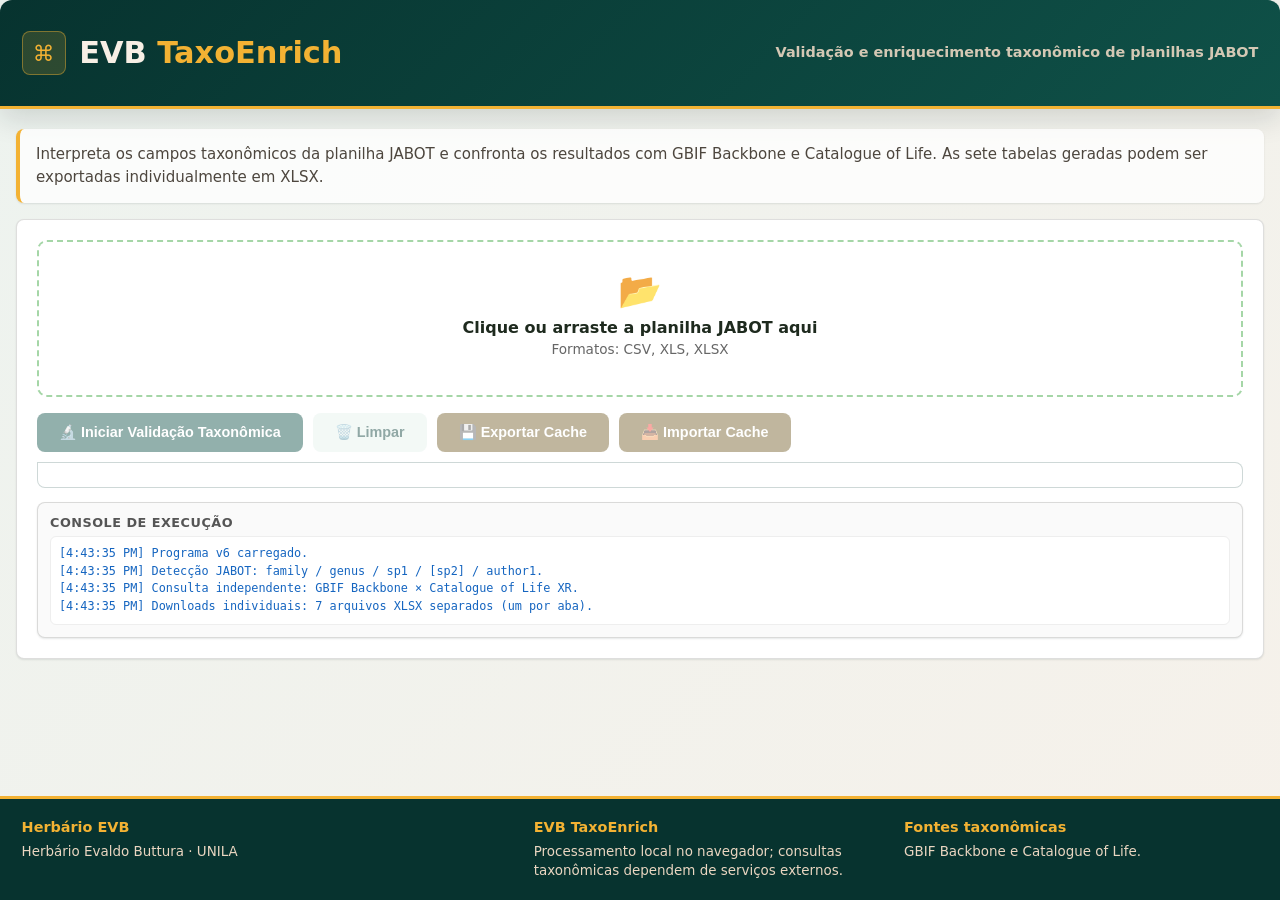
<file: tools/EVB_TaxoEnrich/Enriquecimento Taxonômico.html>
<!DOCTYPE html>
<html lang="pt-BR">
<head>
<meta charset="UTF-8">
<meta name="viewport" content="width=device-width, initial-scale=1.0">
<title>EVB TaxoEnrich</title>
<script src="https://cdn.sheetjs.com/xlsx-0.20.3/package/dist/xlsx.full.min.js"></script>
<link rel="stylesheet" href="../shared/tool-standard.css?v=20261016a">
<link rel="stylesheet" href="styles.css">
</head>
<body>
<header class="app-header">
  <div class="header-content">
    <div class="logo">
      <span class="tool-mark" aria-hidden="true">⌘</span>
      <h1>EVB <span>TaxoEnrich</span></h1>
    </div>
    <p class="subtitle">Validação e enriquecimento taxonômico de planilhas JABOT</p>
  </div>
</header>

<main class="container">
  <section class="tool-intro">
    <p>Interpreta os campos taxonômicos da planilha JABOT e confronta os resultados com GBIF Backbone e Catalogue of Life. As sete tabelas geradas podem ser exportadas individualmente em XLSX.</p>
  </section>

  <div class="card">
    <div class="upload-area" id="uploadArea">
      <input type="file" id="fileInput" accept=".csv,.xls,.xlsx,.xlsm">
      <span class="icon">📂</span>
      <strong>Clique ou arraste a planilha JABOT aqui</strong>
      <div class="hint">Formatos: CSV, XLS, XLSX</div>
      <div class="file-info" id="fileInfo"></div>
    </div>

    <div class="cols-info" id="colsInfo" style="display:none"></div>

    <div class="actions">
      <button class="btn-primary" id="btnEnrich" disabled>🔬 Iniciar Validação Taxonômica</button>
      <button class="btn-secondary" id="btnClear" disabled>🗑️ Limpar</button>
      <button class="btn-export" id="btnExportCache" disabled>💾 Exportar Cache</button>
      <button class="btn-export" id="btnImportCache" disabled>📥 Importar Cache</button>
      <input type="file" id="cacheInput" accept=".json" style="display:none">
    </div>

    <!-- Downloads individuais -->
    <div class="dl-group" id="dlAudit" style="display:none">
      <h4>📊 Auditoria (4 planilhas)</h4>
      <div class="dl-row">
        <button class="btn-download" data-dl="Enriquecido" disabled>⬇️ Enriquecido</button>
        <button class="btn-download" data-dl="Taxonomia"   disabled>⬇️ Taxonomia</button>
        <button class="btn-download" data-dl="Revisao"     disabled>⬇️ Revisão</button>
        <button class="btn-download" data-dl="Estatisticas" disabled>⬇️ Estatísticas</button>
      </div>
    </div>

    <div class="dl-group" id="dlPronto" style="display:none">
      <h4>✅ Prontos para uso (3 planilhas — apenas originais + kingdom/phylum/class/order)</h4>
      <div class="dl-row">
        <button class="btn-clean" data-dl="Pronto_GBIF"        disabled>⬇️ Pronto GBIF</button>
        <button class="btn-clean" data-dl="Pronto_COL"         disabled>⬇️ Pronto COL</button>
        <button class="btn-clean" data-dl="Pronto_Consolidado" disabled>⬇️ Pronto Consolidado</button>
      </div>
    </div>

    <div class="status-msg" id="statusMsg"></div>

    <div class="progress-wrap" id="progressWrap">
      <div class="progress-text" id="progressText">Processando…</div>
      <div class="progress-bar" id="progressBar"></div>
    </div>

    <div class="stats" id="stats" style="display:none">
      <div>Consultas únicas<strong id="stUnique">0</strong></div>
      <div>Processados<strong id="stDone">0</strong></div>
      <div>Concordantes<strong id="stConc">0</strong></div>
      <div>Divergentes<strong id="stDiv">0</strong></div>
      <div>Não encontrados<strong id="stNone">0</strong></div>
      <div>Erros<strong id="stErr">0</strong></div>
    </div>

    <div class="tabs" id="tabs" style="display:none">
      <div class="tab active" data-tab="tabEnriq">Enriquecido</div>
      <div class="tab" data-tab="tabTaxo">Taxonomia</div>
      <div class="tab" data-tab="tabRev">Revisão</div>
      <div class="tab" data-tab="tabStat">Estatísticas</div>
      <div class="tab" data-tab="tabProntoGBIF">Pronto GBIF</div>
      <div class="tab" data-tab="tabProntoCOL">Pronto COL</div>
      <div class="tab" data-tab="tabProntoCons">Pronto Consolidado</div>
    </div>

    <div class="tab-content active" id="tabEnriq">
      <div class="table-wrap" id="tableWrapEnriq" style="display:none">
        <table><thead id="headEnriq"></thead><tbody id="bodyEnriq"></tbody></table>
      </div>
    </div>
    <div class="tab-content" id="tabTaxo">
      <div class="table-wrap" id="tableWrapTaxo" style="display:none">
        <table><thead id="headTaxo"></thead><tbody id="bodyTaxo"></tbody></table>
      </div>
    </div>
    <div class="tab-content" id="tabRev">
      <div class="table-wrap" id="tableWrapRev" style="display:none">
        <table><thead id="headRev"></thead><tbody id="bodyRev"></tbody></table>
      </div>
    </div>
    <div class="tab-content" id="tabStat">
      <div class="table-wrap" id="tableWrapStat" style="display:none">
        <table><thead id="headStat"></thead><tbody id="bodyStat"></tbody></table>
      </div>
    </div>
    <div class="tab-content" id="tabProntoGBIF">
      <div class="table-wrap" id="tableWrapProntoGBIF" style="display:none">
        <table><thead id="headProntoGBIF"></thead><tbody id="bodyProntoGBIF"></tbody></table>
      </div>
    </div>
    <div class="tab-content" id="tabProntoCOL">
      <div class="table-wrap" id="tableWrapProntoCOL" style="display:none">
        <table><thead id="headProntoCOL"></thead><tbody id="bodyProntoCOL"></tbody></table>
      </div>
    </div>
    <div class="tab-content" id="tabProntoCons">
      <div class="table-wrap" id="tableWrapProntoCons" style="display:none">
        <table><thead id="headProntoCons"></thead><tbody id="bodyProntoCons"></tbody></table>
      </div>
    </div>

    <div class="panel" id="logPanel" style="display:none">
      <h3>Console de execução</h3>
      <div class="log" id="log"></div>
    </div>
  </div>
</main>

<footer class="app-footer">
  <div class="footer-content">
    <section class="footer-section"><h3>Herbário EVB</h3><p>Herbário Evaldo Buttura · UNILA</p></section>
    <section class="footer-section"><h3>EVB TaxoEnrich</h3><p>Processamento local no navegador; consultas taxonômicas dependem de serviços externos.</p></section>
    <section class="footer-section"><h3>Fontes taxonômicas</h3><p>GBIF Backbone e Catalogue of Life.</p></section>
  </div>
</footer>

<script src="script.js" defer></script>
</body>
</html>
</file>
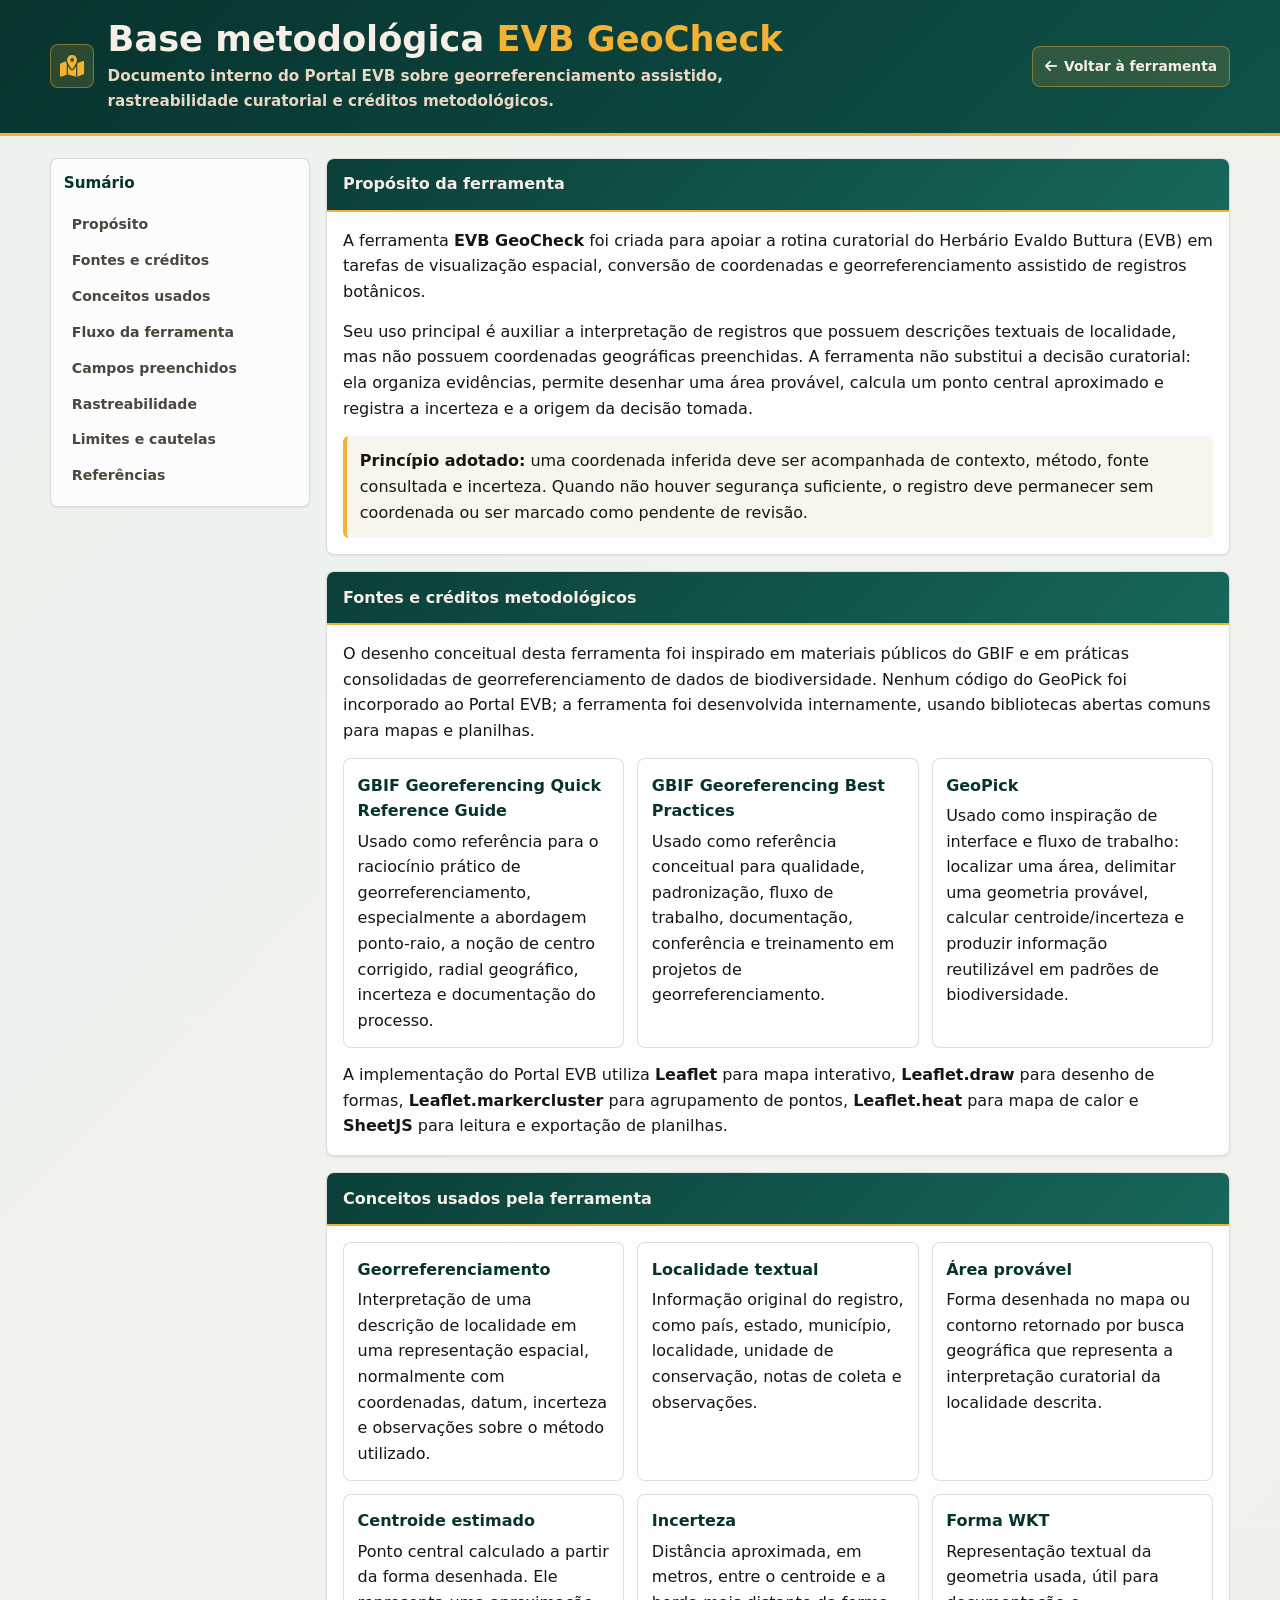
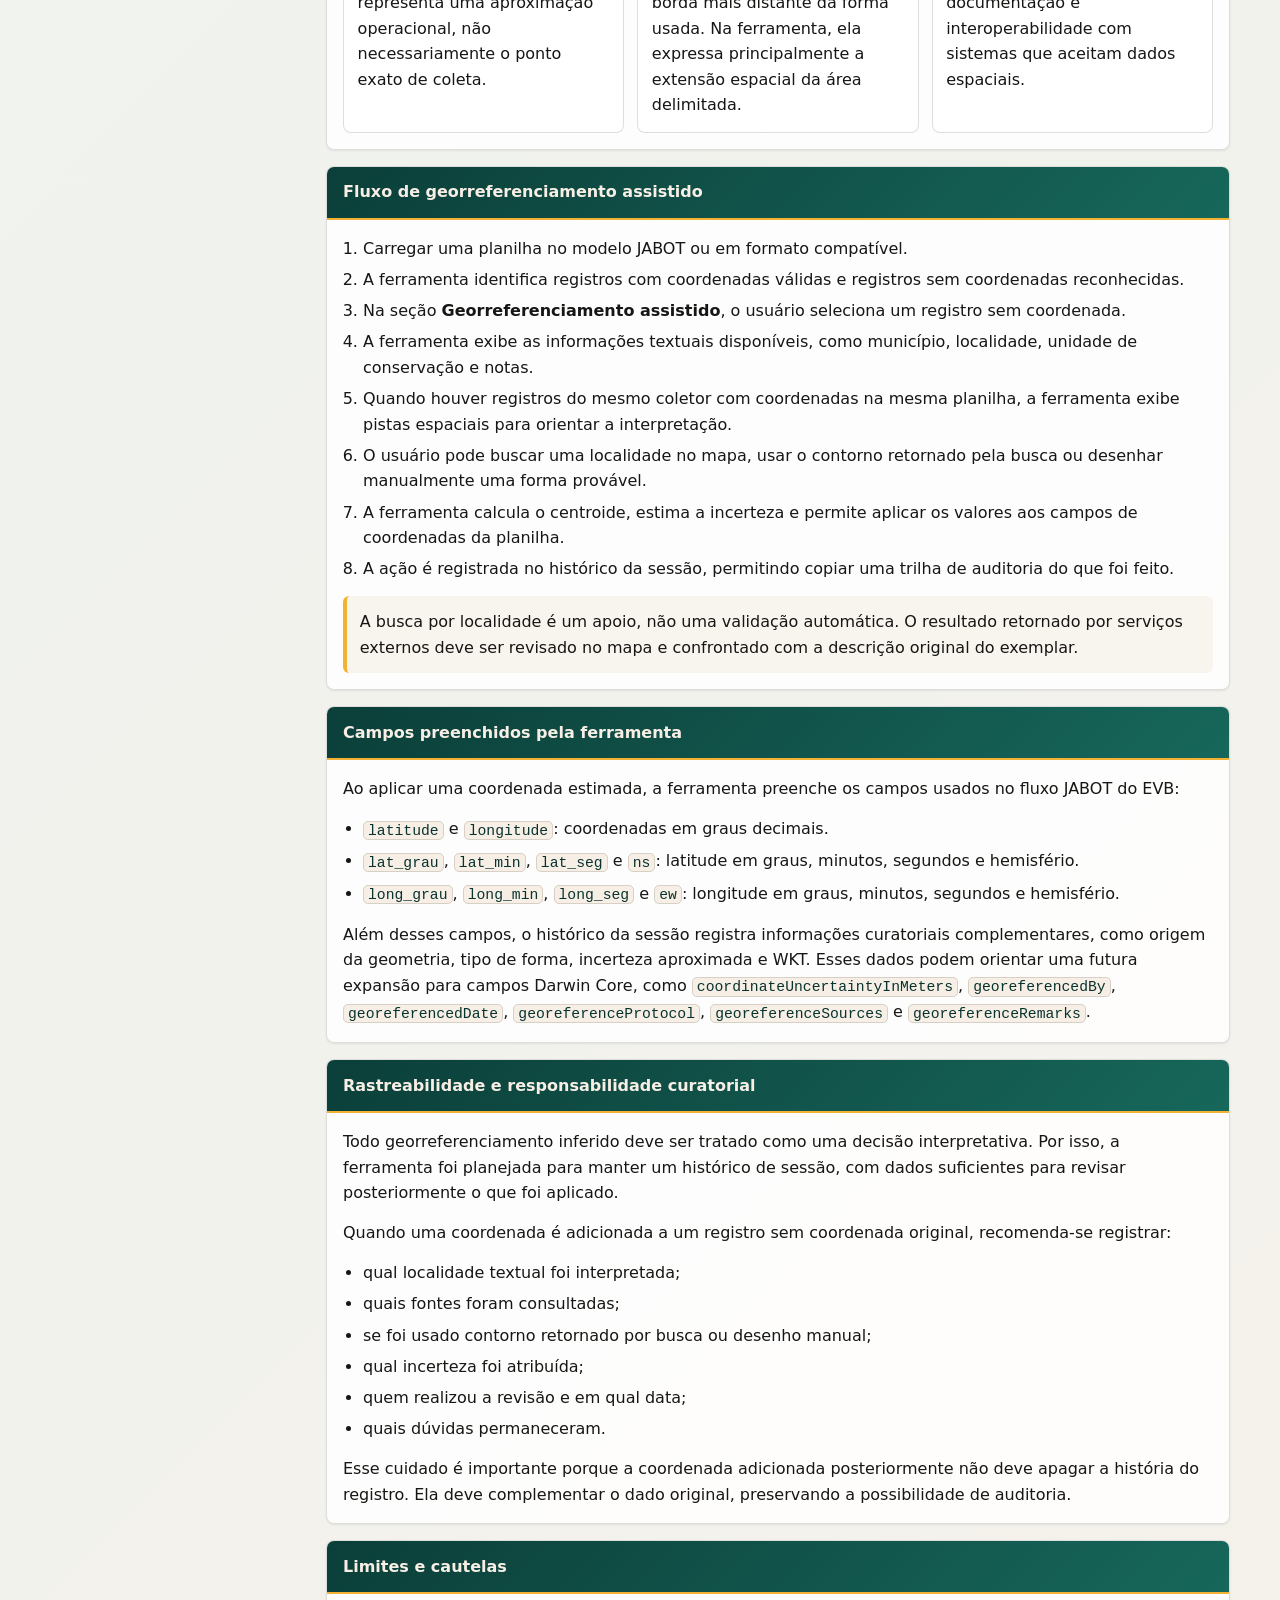
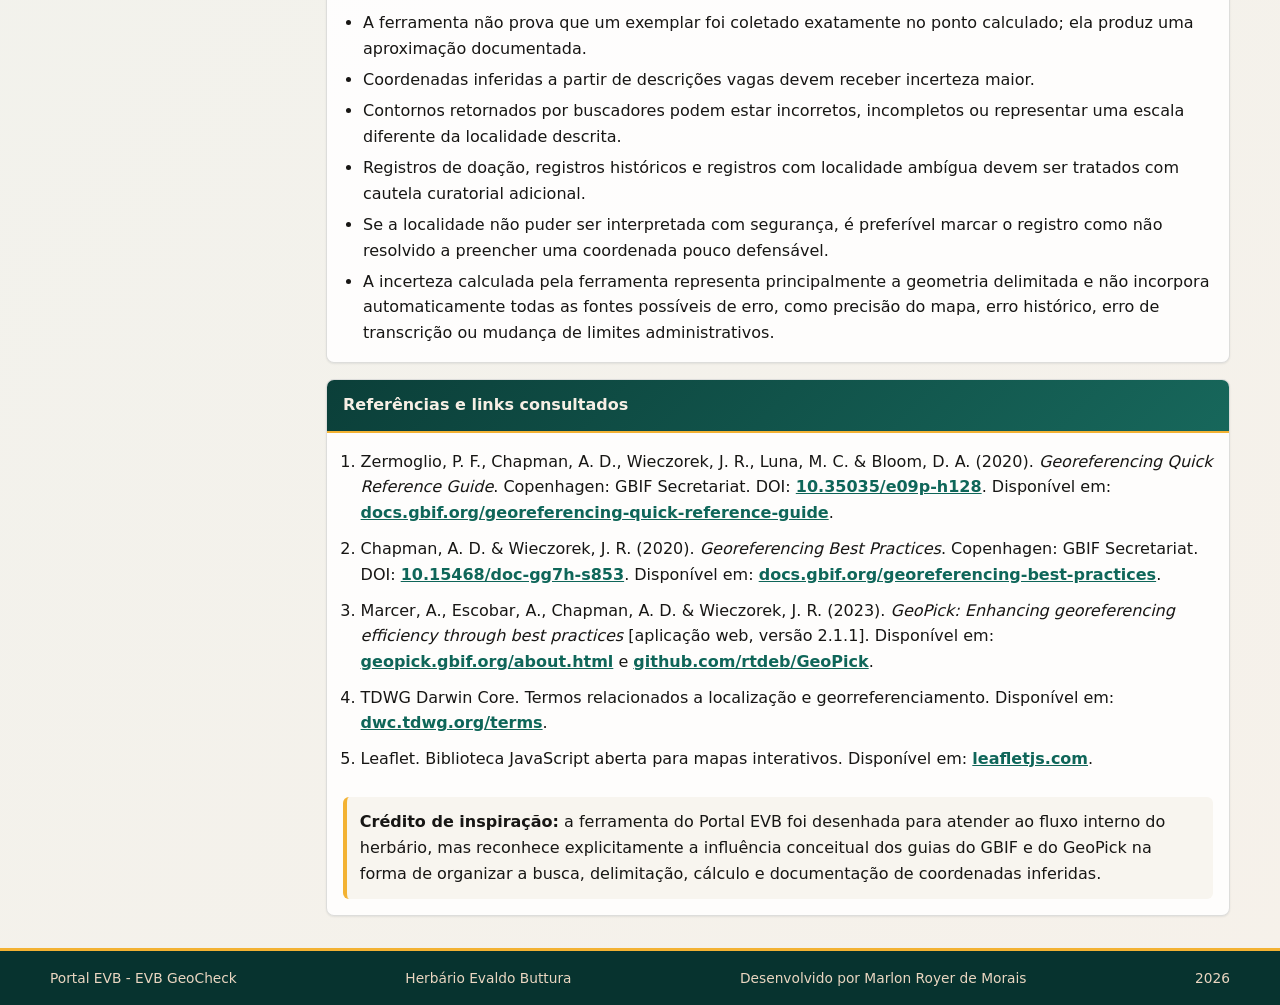
<file: tools/Mapa_Coordenadas/georreferenciamento.html>
<!DOCTYPE html>
<html lang="pt-BR">
<head>
    <meta charset="UTF-8">
    <meta name="viewport" content="width=device-width, initial-scale=1.0">
    <meta name="description" content="Base metodológica da ferramenta EVB GeoCheck do Portal EVB.">
    <title>Base metodológica - EVB GeoCheck</title>
    <!--
        Documento metodológico da ferramenta EVB GeoCheck.
        O texto credita explicitamente GBIF Georeferencing Quick Reference Guide,
        GBIF Georeferencing Best Practices, Darwin Core, Leaflet e GeoPick como
        referências conceituais/metodológicas. A ferramenta do Portal EVB não
        incorpora código do GeoPick.
    -->
    <link rel="stylesheet" href="https://cdnjs.cloudflare.com/ajax/libs/font-awesome/6.4.0/css/all.min.css">
    <style>
        :root {
            --evb-green-950: #07332f;
            --evb-green-900: #0b3f39;
            --evb-green-800: #0f5148;
            --evb-gold-500: #f3b233;
            --evb-cream-100: #f7efe5;
            --evb-cream-200: #ead6c1;
            --evb-stone-100: #f5f2ed;
            --evb-stone-700: #4d463e;
            --evb-ink-900: #171614;
            --evb-border: rgba(23, 22, 20, 0.14);
            --evb-radius: 8px;
            --evb-shadow: 0 10px 28px rgba(12, 31, 27, 0.14);
        }

        * { box-sizing: border-box; }

        html {
            min-width: 320px;
            scroll-behavior: smooth;
        }

        body {
            background: linear-gradient(135deg, #edf3ef 0%, #f6f1ea 100%);
            color: var(--evb-ink-900);
            font-family: "Segoe UI", system-ui, -apple-system, BlinkMacSystemFont, sans-serif;
            line-height: 1.6;
            margin: 0;
        }

        .app-header {
            background: linear-gradient(135deg, var(--evb-green-950), var(--evb-green-800));
            border-bottom: 3px solid var(--evb-gold-500);
            color: var(--evb-cream-100);
            padding: 1.25rem;
        }

        .header-content,
        .main-container,
        .footer-content {
            margin: 0 auto;
            width: min(100% - 2rem, 1180px);
        }

        .header-content {
            align-items: center;
            display: flex;
            gap: 1rem;
            justify-content: space-between;
        }

        .brand {
            align-items: center;
            display: flex;
            gap: 0.85rem;
        }

        .brand i {
            align-items: center;
            background: rgba(243, 178, 51, 0.16);
            border: 1px solid rgba(243, 178, 51, 0.42);
            border-radius: var(--evb-radius);
            color: var(--evb-gold-500);
            display: inline-flex;
            flex: 0 0 44px;
            font-size: 1.35rem;
            height: 44px;
            justify-content: center;
            width: 44px;
        }

        h1 {
            font-size: clamp(1.45rem, 3vw, 2.2rem);
            line-height: 1.1;
            margin: 0;
        }

        h1 span { color: var(--evb-gold-500); }

        .subtitle {
            color: var(--evb-cream-200);
            font-size: 0.95rem;
            font-weight: 600;
            margin: 0.35rem 0 0;
            max-width: 720px;
        }

        .back-link {
            align-items: center;
            background: rgba(243, 178, 51, 0.14);
            border: 1px solid rgba(243, 178, 51, 0.42);
            border-radius: var(--evb-radius);
            color: var(--evb-cream-100);
            display: inline-flex;
            font-size: 0.86rem;
            font-weight: 800;
            gap: 0.45rem;
            padding: 0.55rem 0.75rem;
            text-decoration: none;
            white-space: nowrap;
        }

        .back-link:hover,
        .back-link:focus-visible {
            background: var(--evb-gold-500);
            color: var(--evb-green-950);
        }

        .main-container {
            display: grid;
            gap: 1rem;
            grid-template-columns: 260px minmax(0, 1fr);
            padding: 1.35rem 0 2rem;
        }

        .toc {
            align-self: start;
            background: rgba(255, 255, 255, 0.76);
            border: 1px solid var(--evb-border);
            border-radius: var(--evb-radius);
            box-shadow: 0 1px 2px rgba(12, 31, 27, 0.08);
            padding: 0.8rem;
            position: sticky;
            top: 1rem;
        }

        .toc h2 {
            color: var(--evb-green-950);
            font-size: 0.95rem;
            margin: 0 0 0.65rem;
        }

        .toc a {
            border-radius: 6px;
            color: var(--evb-stone-700);
            display: block;
            font-size: 0.88rem;
            font-weight: 700;
            padding: 0.42rem 0.5rem;
            text-decoration: none;
        }

        .toc a:hover,
        .toc a:focus-visible {
            background: #f7efe5;
            color: var(--evb-green-950);
        }

        .content {
            display: grid;
            gap: 1rem;
            min-width: 0;
        }

        .panel {
            background: rgba(255, 255, 255, 0.86);
            border: 1px solid var(--evb-border);
            border-radius: var(--evb-radius);
            box-shadow: 0 1px 2px rgba(12, 31, 27, 0.08);
            overflow: hidden;
        }

        .panel h2 {
            background: linear-gradient(135deg, var(--evb-green-900), #17675b);
            border-bottom: 2px solid var(--evb-gold-500);
            color: var(--evb-cream-100);
            font-size: 1rem;
            margin: 0;
            padding: 0.8rem 1rem;
        }

        .panel-body {
            display: grid;
            gap: 0.9rem;
            padding: 1rem;
        }

        h3 {
            color: var(--evb-green-950);
            font-size: 1rem;
            margin: 0.35rem 0 0;
        }

        p { margin: 0; }

        ul,
        ol {
            margin: 0;
            padding-left: 1.25rem;
        }

        li + li { margin-top: 0.35rem; }

        code {
            background: #f7efe5;
            border: 1px solid var(--evb-border);
            border-radius: 5px;
            color: var(--evb-green-950);
            font-family: Consolas, "Liberation Mono", monospace;
            font-size: 0.92em;
            padding: 0.05rem 0.25rem;
        }

        .note {
            background: #f8f5ef;
            border-left: 4px solid var(--evb-gold-500);
            border-radius: 6px;
            padding: 0.8rem;
        }

        .grid {
            display: grid;
            gap: 0.8rem;
            grid-template-columns: repeat(auto-fit, minmax(240px, 1fr));
        }

        .mini-card {
            background: #fff;
            border: 1px solid var(--evb-border);
            border-radius: var(--evb-radius);
            padding: 0.85rem;
        }

        .mini-card strong {
            color: var(--evb-green-950);
            display: block;
            margin-bottom: 0.3rem;
        }

        a {
            color: #0f6659;
            font-weight: 800;
        }

        .references {
            padding-left: 1.1rem;
        }

        .references li {
            margin-bottom: 0.65rem;
        }

        .app-footer {
            background: var(--evb-green-950);
            border-top: 3px solid var(--evb-gold-500);
            color: var(--evb-cream-200);
            padding: 1rem 1.25rem;
        }

        .footer-content {
            display: flex;
            flex-wrap: wrap;
            font-size: 0.86rem;
            gap: 0.75rem 1.5rem;
            justify-content: space-between;
        }

        @media (max-width: 900px) {
            .header-content {
                align-items: flex-start;
                flex-direction: column;
            }

            .main-container {
                grid-template-columns: 1fr;
            }

            .toc {
                position: static;
            }
        }
    </style>
</head>
<body>
    <header class="app-header">
        <div class="header-content">
            <div class="brand">
                <i class="fas fa-map-location-dot" aria-hidden="true"></i>
                <div>
                    <h1>Base metodológica <span>EVB GeoCheck</span></h1>
                    <p class="subtitle">Documento interno do Portal EVB sobre georreferenciamento assistido, rastreabilidade curatorial e créditos metodológicos.</p>
                </div>
            </div>
            <a class="back-link" href="index.html">
                <i class="fas fa-arrow-left" aria-hidden="true"></i> Voltar à ferramenta
            </a>
        </div>
    </header>

    <main class="main-container">
        <nav class="toc" aria-label="Sumário">
            <h2>Sumário</h2>
            <a href="#proposito">Propósito</a>
            <a href="#fontes">Fontes e créditos</a>
            <a href="#conceitos">Conceitos usados</a>
            <a href="#fluxo">Fluxo da ferramenta</a>
            <a href="#campos">Campos preenchidos</a>
            <a href="#rastreabilidade">Rastreabilidade</a>
            <a href="#limites">Limites e cautelas</a>
            <a href="#referencias">Referências</a>
        </nav>

        <div class="content">
            <section class="panel" id="proposito">
                <h2>Propósito da ferramenta</h2>
                <div class="panel-body">
                    <p>A ferramenta <strong>EVB GeoCheck</strong> foi criada para apoiar a rotina curatorial do Herbário Evaldo Buttura (EVB) em tarefas de visualização espacial, conversão de coordenadas e georreferenciamento assistido de registros botânicos.</p>
                    <p>Seu uso principal é auxiliar a interpretação de registros que possuem descrições textuais de localidade, mas não possuem coordenadas geográficas preenchidas. A ferramenta não substitui a decisão curatorial: ela organiza evidências, permite desenhar uma área provável, calcula um ponto central aproximado e registra a incerteza e a origem da decisão tomada.</p>
                    <div class="note">
                        <p><strong>Princípio adotado:</strong> uma coordenada inferida deve ser acompanhada de contexto, método, fonte consultada e incerteza. Quando não houver segurança suficiente, o registro deve permanecer sem coordenada ou ser marcado como pendente de revisão.</p>
                    </div>
                </div>
            </section>

            <section class="panel" id="fontes">
                <h2>Fontes e créditos metodológicos</h2>
                <div class="panel-body">
                    <p>O desenho conceitual desta ferramenta foi inspirado em materiais públicos do GBIF e em práticas consolidadas de georreferenciamento de dados de biodiversidade. Nenhum código do GeoPick foi incorporado ao Portal EVB; a ferramenta foi desenvolvida internamente, usando bibliotecas abertas comuns para mapas e planilhas.</p>
                    <div class="grid">
                        <div class="mini-card">
                            <strong>GBIF Georeferencing Quick Reference Guide</strong>
                            <p>Usado como referência para o raciocínio prático de georreferenciamento, especialmente a abordagem ponto-raio, a noção de centro corrigido, radial geográfico, incerteza e documentação do processo.</p>
                        </div>
                        <div class="mini-card">
                            <strong>GBIF Georeferencing Best Practices</strong>
                            <p>Usado como referência conceitual para qualidade, padronização, fluxo de trabalho, documentação, conferência e treinamento em projetos de georreferenciamento.</p>
                        </div>
                        <div class="mini-card">
                            <strong>GeoPick</strong>
                            <p>Usado como inspiração de interface e fluxo de trabalho: localizar uma área, delimitar uma geometria provável, calcular centroide/incerteza e produzir informação reutilizável em padrões de biodiversidade.</p>
                        </div>
                    </div>
                    <p>A implementação do Portal EVB utiliza <strong>Leaflet</strong> para mapa interativo, <strong>Leaflet.draw</strong> para desenho de formas, <strong>Leaflet.markercluster</strong> para agrupamento de pontos, <strong>Leaflet.heat</strong> para mapa de calor e <strong>SheetJS</strong> para leitura e exportação de planilhas.</p>
                </div>
            </section>

            <section class="panel" id="conceitos">
                <h2>Conceitos usados pela ferramenta</h2>
                <div class="panel-body">
                    <div class="grid">
                        <div class="mini-card">
                            <strong>Georreferenciamento</strong>
                            <p>Interpretação de uma descrição de localidade em uma representação espacial, normalmente com coordenadas, datum, incerteza e observações sobre o método utilizado.</p>
                        </div>
                        <div class="mini-card">
                            <strong>Localidade textual</strong>
                            <p>Informação original do registro, como país, estado, município, localidade, unidade de conservação, notas de coleta e observações.</p>
                        </div>
                        <div class="mini-card">
                            <strong>Área provável</strong>
                            <p>Forma desenhada no mapa ou contorno retornado por busca geográfica que representa a interpretação curatorial da localidade descrita.</p>
                        </div>
                        <div class="mini-card">
                            <strong>Centroide estimado</strong>
                            <p>Ponto central calculado a partir da forma desenhada. Ele representa uma aproximação operacional, não necessariamente o ponto exato de coleta.</p>
                        </div>
                        <div class="mini-card">
                            <strong>Incerteza</strong>
                            <p>Distância aproximada, em metros, entre o centroide e a borda mais distante da forma usada. Na ferramenta, ela expressa principalmente a extensão espacial da área delimitada.</p>
                        </div>
                        <div class="mini-card">
                            <strong>Forma WKT</strong>
                            <p>Representação textual da geometria usada, útil para documentação e interoperabilidade com sistemas que aceitam dados espaciais.</p>
                        </div>
                    </div>
                </div>
            </section>

            <section class="panel" id="fluxo">
                <h2>Fluxo de georreferenciamento assistido</h2>
                <div class="panel-body">
                    <ol>
                        <li>Carregar uma planilha no modelo JABOT ou em formato compatível.</li>
                        <li>A ferramenta identifica registros com coordenadas válidas e registros sem coordenadas reconhecidas.</li>
                        <li>Na seção <strong>Georreferenciamento assistido</strong>, o usuário seleciona um registro sem coordenada.</li>
                        <li>A ferramenta exibe as informações textuais disponíveis, como município, localidade, unidade de conservação e notas.</li>
                        <li>Quando houver registros do mesmo coletor com coordenadas na mesma planilha, a ferramenta exibe pistas espaciais para orientar a interpretação.</li>
                        <li>O usuário pode buscar uma localidade no mapa, usar o contorno retornado pela busca ou desenhar manualmente uma forma provável.</li>
                        <li>A ferramenta calcula o centroide, estima a incerteza e permite aplicar os valores aos campos de coordenadas da planilha.</li>
                        <li>A ação é registrada no histórico da sessão, permitindo copiar uma trilha de auditoria do que foi feito.</li>
                    </ol>
                    <div class="note">
                        <p>A busca por localidade é um apoio, não uma validação automática. O resultado retornado por serviços externos deve ser revisado no mapa e confrontado com a descrição original do exemplar.</p>
                    </div>
                </div>
            </section>

            <section class="panel" id="campos">
                <h2>Campos preenchidos pela ferramenta</h2>
                <div class="panel-body">
                    <p>Ao aplicar uma coordenada estimada, a ferramenta preenche os campos usados no fluxo JABOT do EVB:</p>
                    <ul>
                        <li><code>latitude</code> e <code>longitude</code>: coordenadas em graus decimais.</li>
                        <li><code>lat_grau</code>, <code>lat_min</code>, <code>lat_seg</code> e <code>ns</code>: latitude em graus, minutos, segundos e hemisfério.</li>
                        <li><code>long_grau</code>, <code>long_min</code>, <code>long_seg</code> e <code>ew</code>: longitude em graus, minutos, segundos e hemisfério.</li>
                    </ul>
                    <p>Além desses campos, o histórico da sessão registra informações curatoriais complementares, como origem da geometria, tipo de forma, incerteza aproximada e WKT. Esses dados podem orientar uma futura expansão para campos Darwin Core, como <code>coordinateUncertaintyInMeters</code>, <code>georeferencedBy</code>, <code>georeferencedDate</code>, <code>georeferenceProtocol</code>, <code>georeferenceSources</code> e <code>georeferenceRemarks</code>.</p>
                </div>
            </section>

            <section class="panel" id="rastreabilidade">
                <h2>Rastreabilidade e responsabilidade curatorial</h2>
                <div class="panel-body">
                    <p>Todo georreferenciamento inferido deve ser tratado como uma decisão interpretativa. Por isso, a ferramenta foi planejada para manter um histórico de sessão, com dados suficientes para revisar posteriormente o que foi aplicado.</p>
                    <p>Quando uma coordenada é adicionada a um registro sem coordenada original, recomenda-se registrar:</p>
                    <ul>
                        <li>qual localidade textual foi interpretada;</li>
                        <li>quais fontes foram consultadas;</li>
                        <li>se foi usado contorno retornado por busca ou desenho manual;</li>
                        <li>qual incerteza foi atribuída;</li>
                        <li>quem realizou a revisão e em qual data;</li>
                        <li>quais dúvidas permaneceram.</li>
                    </ul>
                    <p>Esse cuidado é importante porque a coordenada adicionada posteriormente não deve apagar a história do registro. Ela deve complementar o dado original, preservando a possibilidade de auditoria.</p>
                </div>
            </section>

            <section class="panel" id="limites">
                <h2>Limites e cautelas</h2>
                <div class="panel-body">
                    <ul>
                        <li>A ferramenta não prova que um exemplar foi coletado exatamente no ponto calculado; ela produz uma aproximação documentada.</li>
                        <li>Coordenadas inferidas a partir de descrições vagas devem receber incerteza maior.</li>
                        <li>Contornos retornados por buscadores podem estar incorretos, incompletos ou representar uma escala diferente da localidade descrita.</li>
                        <li>Registros de doação, registros históricos e registros com localidade ambígua devem ser tratados com cautela curatorial adicional.</li>
                        <li>Se a localidade não puder ser interpretada com segurança, é preferível marcar o registro como não resolvido a preencher uma coordenada pouco defensável.</li>
                        <li>A incerteza calculada pela ferramenta representa principalmente a geometria delimitada e não incorpora automaticamente todas as fontes possíveis de erro, como precisão do mapa, erro histórico, erro de transcrição ou mudança de limites administrativos.</li>
                    </ul>
                </div>
            </section>

            <section class="panel" id="referencias">
                <h2>Referências e links consultados</h2>
                <div class="panel-body">
                    <ol class="references">
                        <li>Zermoglio, P. F., Chapman, A. D., Wieczorek, J. R., Luna, M. C. & Bloom, D. A. (2020). <em>Georeferencing Quick Reference Guide</em>. Copenhagen: GBIF Secretariat. DOI: <a href="https://doi.org/10.35035/e09p-h128" target="_blank" rel="noopener">10.35035/e09p-h128</a>. Disponível em: <a href="https://docs.gbif.org/georeferencing-quick-reference-guide/1.0/en/" target="_blank" rel="noopener">docs.gbif.org/georeferencing-quick-reference-guide</a>.</li>
                        <li>Chapman, A. D. & Wieczorek, J. R. (2020). <em>Georeferencing Best Practices</em>. Copenhagen: GBIF Secretariat. DOI: <a href="https://doi.org/10.15468/doc-gg7h-s853" target="_blank" rel="noopener">10.15468/doc-gg7h-s853</a>. Disponível em: <a href="https://docs.gbif.org/georeferencing-best-practices/1.0/en/" target="_blank" rel="noopener">docs.gbif.org/georeferencing-best-practices</a>.</li>
                        <li>Marcer, A., Escobar, A., Chapman, A. D. & Wieczorek, J. R. (2023). <em>GeoPick: Enhancing georeferencing efficiency through best practices</em> [aplicação web, versão 2.1.1]. Disponível em: <a href="https://geopick.gbif.org/about.html" target="_blank" rel="noopener">geopick.gbif.org/about.html</a> e <a href="https://github.com/rtdeb/GeoPick" target="_blank" rel="noopener">github.com/rtdeb/GeoPick</a>.</li>
                        <li>TDWG Darwin Core. Termos relacionados a localização e georreferenciamento. Disponível em: <a href="https://dwc.tdwg.org/terms/" target="_blank" rel="noopener">dwc.tdwg.org/terms</a>.</li>
                        <li>Leaflet. Biblioteca JavaScript aberta para mapas interativos. Disponível em: <a href="https://leafletjs.com/" target="_blank" rel="noopener">leafletjs.com</a>.</li>
                    </ol>
                    <div class="note">
                        <p><strong>Crédito de inspiração:</strong> a ferramenta do Portal EVB foi desenhada para atender ao fluxo interno do herbário, mas reconhece explicitamente a influência conceitual dos guias do GBIF e do GeoPick na forma de organizar a busca, delimitação, cálculo e documentação de coordenadas inferidas.</p>
                    </div>
                </div>
            </section>
        </div>
    </main>

    <footer class="app-footer">
        <div class="footer-content">
            <span>Portal EVB - EVB GeoCheck</span>
            <span>Herbário Evaldo Buttura</span>
            <span>Desenvolvido por Marlon Royer de Morais</span>
            <span>2026</span>
        </div>
    </footer>
</body>
</html>
</file>
<file: tools/shared/tool-standard.css>
:root {
    --evb-green-950: #07332f;
    --evb-green-900: #0b3f39;
    --evb-green-800: #0f5148;
    --evb-green-700: #17675b;
    --evb-green-600: #247f70;
    --evb-mint-300: #78d6c3;
    --evb-gold-500: #f3b233;
    --evb-gold-600: #d99a1f;
    --evb-rust-500: #c5522a;
    --evb-cream-100: #f7efe5;
    --evb-cream-200: #ead6c1;
    --evb-stone-100: #f5f2ed;
    --evb-stone-700: #4d463e;
    --evb-ink-900: #171614;
    --evb-border: rgba(23, 22, 20, 0.14);
    --evb-focus: rgba(243, 178, 51, 0.7);
    --evb-shadow: 0 10px 28px rgba(12, 31, 27, 0.14);
    --evb-radius: 8px;
}

html {
    height: 100%;
    min-width: 320px;
}

body {
    background: linear-gradient(135deg, #edf3ef 0%, #f6f1ea 100%) !important;
    color: var(--evb-ink-900);
    display: flex;
    flex-direction: column;
    font-family: "Segoe UI", system-ui, -apple-system, BlinkMacSystemFont, sans-serif !important;
    font-size: 16px;
    min-height: 100vh;
}

.app-header {
    background: linear-gradient(135deg, var(--evb-green-950), var(--evb-green-800)) !important;
    border-bottom: 3px solid var(--evb-gold-500) !important;
    box-shadow: var(--evb-shadow) !important;
    color: var(--evb-cream-100) !important;
    padding: 1rem 1.35rem !important;
    position: static !important;
}

.header-content {
    align-items: center !important;
    display: flex !important;
    gap: 1rem !important;
    justify-content: space-between !important;
    margin: 0 auto !important;
    max-width: 1280px !important;
    min-height: 74px !important;
    width: 100% !important;
}

.app-header .logo {
    align-items: center !important;
    display: flex !important;
    gap: 0.85rem !important;
    height: auto !important;
    min-width: 0 !important;
    position: static !important;
    right: auto !important;
    top: auto !important;
    width: auto !important;
}

.app-header .logo i {
    align-items: center !important;
    background: rgba(243, 178, 51, 0.16) !important;
    border: 1px solid rgba(243, 178, 51, 0.42) !important;
    border-radius: var(--evb-radius) !important;
    color: var(--evb-gold-500) !important;
    display: inline-flex !important;
    flex: 0 0 44px !important;
    font-size: 1.35rem !important;
    height: 44px !important;
    justify-content: center !important;
    margin: 0 !important;
    position: static !important;
    transform: none !important;
    width: 44px !important;
}

.app-header .logo h1 {
    color: var(--evb-cream-100) !important;
    font-size: clamp(1.35rem, 2.4vw, 1.9rem) !important;
    font-weight: 800 !important;
    letter-spacing: 0 !important;
    line-height: 1.1 !important;
    margin: 0 !important;
    position: static !important;
    transform: none !important;
}

.app-header .logo h1 span {
    color: var(--evb-gold-500) !important;
    font-weight: 700 !important;
}

.app-header .subtitle {
    color: var(--evb-cream-200) !important;
    font-size: 0.9rem !important;
    font-weight: 600 !important;
    line-height: 1.35 !important;
    margin: 0 !important;
    max-width: 520px !important;
    text-align: right !important;
    transform: none !important;
}

.main-container,
.container {
    flex: 1 0 auto !important;
    max-width: 1280px !important;
    width: min(100% - 2rem, 1280px) !important;
}

.card,
.panel,
.upload-card,
.config-card,
.pages-card,
.progress-card,
.results-card {
    border-color: var(--evb-border) !important;
    border-radius: var(--evb-radius) !important;
    box-shadow: 0 1px 2px rgba(12, 31, 27, 0.1) !important;
}

.card-header {
    background: linear-gradient(135deg, var(--evb-green-900), var(--evb-green-700)) !important;
    border-bottom: 2px solid var(--evb-gold-500) !important;
}

.card-header i,
.config-item label i {
    color: var(--evb-gold-500) !important;
}

.card-header h1,
.card-header h2,
.card-header h3,
.card-header h4,
.card-header span,
.card-header p {
    color: var(--evb-cream-100) !important;
}

.card-header .collapse-icon {
    color: var(--evb-gold-500) !important;
}

.btn,
button {
    letter-spacing: 0 !important;
}

.btn:focus-visible,
button:focus-visible,
input:focus-visible,
textarea:focus-visible,
select:focus-visible {
    outline: 3px solid var(--evb-focus) !important;
    outline-offset: 2px !important;
}

.app-footer {
    background: var(--evb-green-950) !important;
    border-top: 3px solid var(--evb-gold-500) !important;
    color: var(--evb-cream-100) !important;
    flex-shrink: 0 !important;
    margin-top: auto !important;
    padding: 1.2rem 1.35rem !important;
}

.footer-content {
    align-items: start !important;
    display: grid !important;
    gap: 1rem !important;
    grid-template-columns: minmax(220px, 1.4fr) minmax(220px, 1fr) minmax(220px, 1fr) !important;
    margin: 0 auto !important;
    max-width: 1280px !important;
    width: 100% !important;
}

.footer-section {
    display: grid !important;
    gap: 0.25rem !important;
}

.footer-section h3 {
    color: var(--evb-gold-500) !important;
    font-size: 0.9rem !important;
    margin: 0 0 0.2rem !important;
}

.footer-section p,
.footer-bottom p,
.footer-content p,
.footer-links,
.footer-links a,
.footer-links span {
    color: var(--evb-cream-200) !important;
    font-size: 0.84rem !important;
    line-height: 1.45 !important;
    margin: 0 !important;
}

.footer-bottom {
    background: transparent !important;
    border-top: 1px solid rgba(255, 255, 255, 0.14) !important;
    margin: 1rem auto 0 !important;
    max-width: 1280px !important;
    padding-top: 0.75rem !important;
    text-align: left !important;
}

@media (max-width: 820px) {
    .header-content {
        align-items: flex-start !important;
        flex-direction: column !important;
    }

    .app-header .subtitle {
        max-width: none !important;
        text-align: left !important;
    }

    .footer-content {
        grid-template-columns: 1fr !important;
    }

    .main-container,
    .container {
        width: min(100% - 1rem, 1280px) !important;
    }
}

@media (prefers-reduced-motion: reduce) {
    *,
    *::before,
    *::after {
        animation-duration: 0.01ms !important;
        animation-iteration-count: 1 !important;
        scroll-behavior: auto !important;
        transition-duration: 0.01ms !important;
    }
}
</file>
<file: tools/EVB_TaxoEnrich/styles.css>
*{box-sizing:border-box;margin:0;padding:0}
  body{font-family:'Segoe UI',Roboto,sans-serif;background:#f0f4f0;color:#1e2a1e;padding:24px}
  .container{max-width:1700px;margin:0 auto}
  header{background:linear-gradient(135deg,#1b5e20,#2e7d32);color:#fff;padding:24px 32px;border-radius:12px 12px 0 0}
  header h1{font-size:1.45rem;margin-bottom:6px}
  header p{font-size:.9rem;opacity:.9;max-width:1000px}
  .card{background:#fff;border-radius:0 0 12px 12px;box-shadow:0 2px 12px rgba(0,0,0,.08);padding:24px 32px 32px}
  .upload-area{border:2px dashed #a5d6a7;border-radius:10px;padding:28px 20px;text-align:center;cursor:pointer;transition:background .2s;margin-bottom:16px}
  .upload-area:hover{background:#f1f8e9}
  .upload-area input{display:none}
  .upload-area .icon{font-size:2.2rem;display:block;margin-bottom:6px}
  .upload-area .hint{color:#666;font-size:.85rem;margin-top:4px}
  .file-info{margin-top:10px;font-weight:600;color:#2e7d32;font-size:.9rem}
  .actions{display:flex;gap:10px;flex-wrap:wrap;margin-bottom:10px}
  button{padding:11px 22px;border:none;border-radius:8px;font-size:.9rem;font-weight:600;cursor:pointer;transition:opacity .2s}
  button:disabled{opacity:.45;cursor:not-allowed}
  .btn-primary{background:#2e7d32;color:#fff}
  .btn-primary:hover:not(:disabled){background:#1b5e20}
  .btn-secondary{background:#e8f5e9;color:#2e7d32}
  .btn-download{background:#1565c0;color:#fff;padding:9px 16px;font-size:.82rem}
  .btn-download:hover:not(:disabled){background:#0d47a1}
  .btn-export{background:#6a1b9a;color:#fff}
  .btn-export:hover:not(:disabled){background:#4a148c}
  .btn-clean{background:#00897b;color:#fff;padding:9px 16px;font-size:.82rem}
  .btn-clean:hover:not(:disabled){background:#00695c}
  .dl-group{margin:10px 0 6px;padding:12px 14px;background:#f8fbf8;border:1px solid #d7e8d7;border-radius:8px}
  .dl-group h4{font-size:.78rem;text-transform:uppercase;letter-spacing:.6px;color:#2e7d32;margin-bottom:10px;font-weight:700}
  .dl-row{display:flex;gap:8px;flex-wrap:wrap}
  .progress-wrap{width:100%;background:#e0e0e0;border-radius:6px;height:20px;margin:12px 0;overflow:hidden;display:none}
  .progress-bar{height:100%;background:linear-gradient(90deg,#43a047,#66bb6a);width:0%;transition:width .3s}
  .progress-text{text-align:center;font-size:.82rem;color:#555;margin-bottom:6px}
  .status-msg{padding:10px 16px;border-radius:6px;font-size:.88rem;margin-bottom:12px;display:none}
  .status-msg.info{background:#e3f2fd;color:#0d47a1;display:block}
  .status-msg.success{background:#e8f5e9;color:#1b5e20;display:block}
  .status-msg.error{background:#ffebee;color:#b71c1c;display:block}
  .status-msg.warn{background:#fff8e1;color:#e65100;display:block}
  .panel{margin-top:14px;background:#fafafa;border:1px solid #e0e0e0;border-radius:8px;padding:12px}
  .panel h3{font-size:.8rem;text-transform:uppercase;color:#555;margin-bottom:6px;letter-spacing:.5px}
  .log{max-height:220px;overflow-y:auto;font-family:Consolas,monospace;font-size:.74rem;line-height:1.5;color:#333;background:#fff;border:1px solid #eee;border-radius:6px;padding:8px}
  .log .ok{color:#2e7d32}
  .log .warn{color:#e65100}
  .log .err{color:#c62828}
  .log .info{color:#1565c0}
  .stats{display:flex;gap:18px;flex-wrap:wrap;margin:12px 0;font-size:.82rem}
  .stats div{background:#f5f5f5;padding:8px 14px;border-radius:6px;border-left:4px solid #66bb6a}
  .stats strong{display:block;font-size:1.1rem;color:#1b5e20}
  .table-wrap{overflow:auto;border-radius:8px;border:1px solid #c8e6c9;max-height:500px;display:none;margin-top:14px}
  table{border-collapse:collapse;width:100%;font-size:.75rem;white-space:nowrap}
  th{background:#2e7d32;color:#fff;padding:7px 9px;text-align:left;position:sticky;top:0;z-index:2;font-size:.72rem}
  th.filled{background:#1b5e20}
  td{padding:6px 9px;border-bottom:1px solid #e8f5e9}
  tr:nth-child(even) td{background:#f9fdf9}
  td.filled{background:#e8f5e9!important}
  .badge{display:inline-block;padding:2px 7px;border-radius:10px;font-size:.68rem;font-weight:700}
  .b-conc{background:#c8e6c9;color:#1b5e20}
  .b-parc{background:#fff9c4;color:#f57f17}
  .b-div{background:#ffcdd2;color:#b71c1c}
  .b-nao{background:#e0e0e0;color:#424242}
  .b-erro{background:#ef9a9a;color:#b71c1c}
  .cols-info{margin:10px 0;font-size:.8rem;color:#555;background:#f5f5f5;padding:10px 14px;border-radius:6px;border-left:4px solid #66bb6a;line-height:1.7}
  .cols-info code{background:#fff;padding:1px 5px;border-radius:3px;font-size:.76rem;color:#1b5e20}
  .tabs{display:flex;gap:4px;margin:16px 0 0;flex-wrap:wrap}
  .tab{padding:8px 16px;border-radius:6px 6px 0 0;background:#e0e0e0;cursor:pointer;font-size:.82rem;font-weight:600}
  .tab.active{background:#2e7d32;color:#fff}
  .tab-content{display:none;border:1px solid #c8e6c9;border-radius:0 8px 8px 8px;padding:12px;background:#fff}
  .tab-content.active{display:block}

  .tool-mark{align-items:center;background:rgba(243,178,51,.16);border:1px solid rgba(243,178,51,.42);border-radius:var(--evb-radius);color:var(--evb-gold-500);display:inline-flex;flex:0 0 44px;font-size:1.35rem;height:44px;justify-content:center;width:44px}
  .tool-intro{background:rgba(255,255,255,.78);border-left:4px solid var(--evb-gold-500);border-radius:var(--evb-radius);box-shadow:0 1px 2px rgba(12,31,27,.1);color:var(--evb-stone-700);font-size:.94rem;line-height:1.55;margin-top:1.25rem;padding:.85rem 1rem}
  .tool-intro p{margin:0}
  .container{padding:0 0 2rem}
  .card{border:1px solid var(--evb-border);border-radius:var(--evb-radius);margin-top:1rem;padding:1.25rem}
  .btn-primary{background:var(--evb-green-800)} .btn-primary:hover:not(:disabled){background:var(--evb-green-950)}
  .btn-secondary{background:#e5f2ed;color:var(--evb-green-900)}
  .btn-download{background:var(--evb-green-700)} .btn-download:hover:not(:disabled){background:var(--evb-green-900)}
  .btn-export{background:#75602a} .btn-export:hover:not(:disabled){background:#554519}
  .btn-clean{background:var(--evb-green-600)} .btn-clean:hover:not(:disabled){background:var(--evb-green-800)}
  th,.tab.active{background:var(--evb-green-800)} th.filled{background:var(--evb-green-950)}
  .tab-content{border-color:rgba(11,63,57,.2)}
  body{padding:0}
</file>
